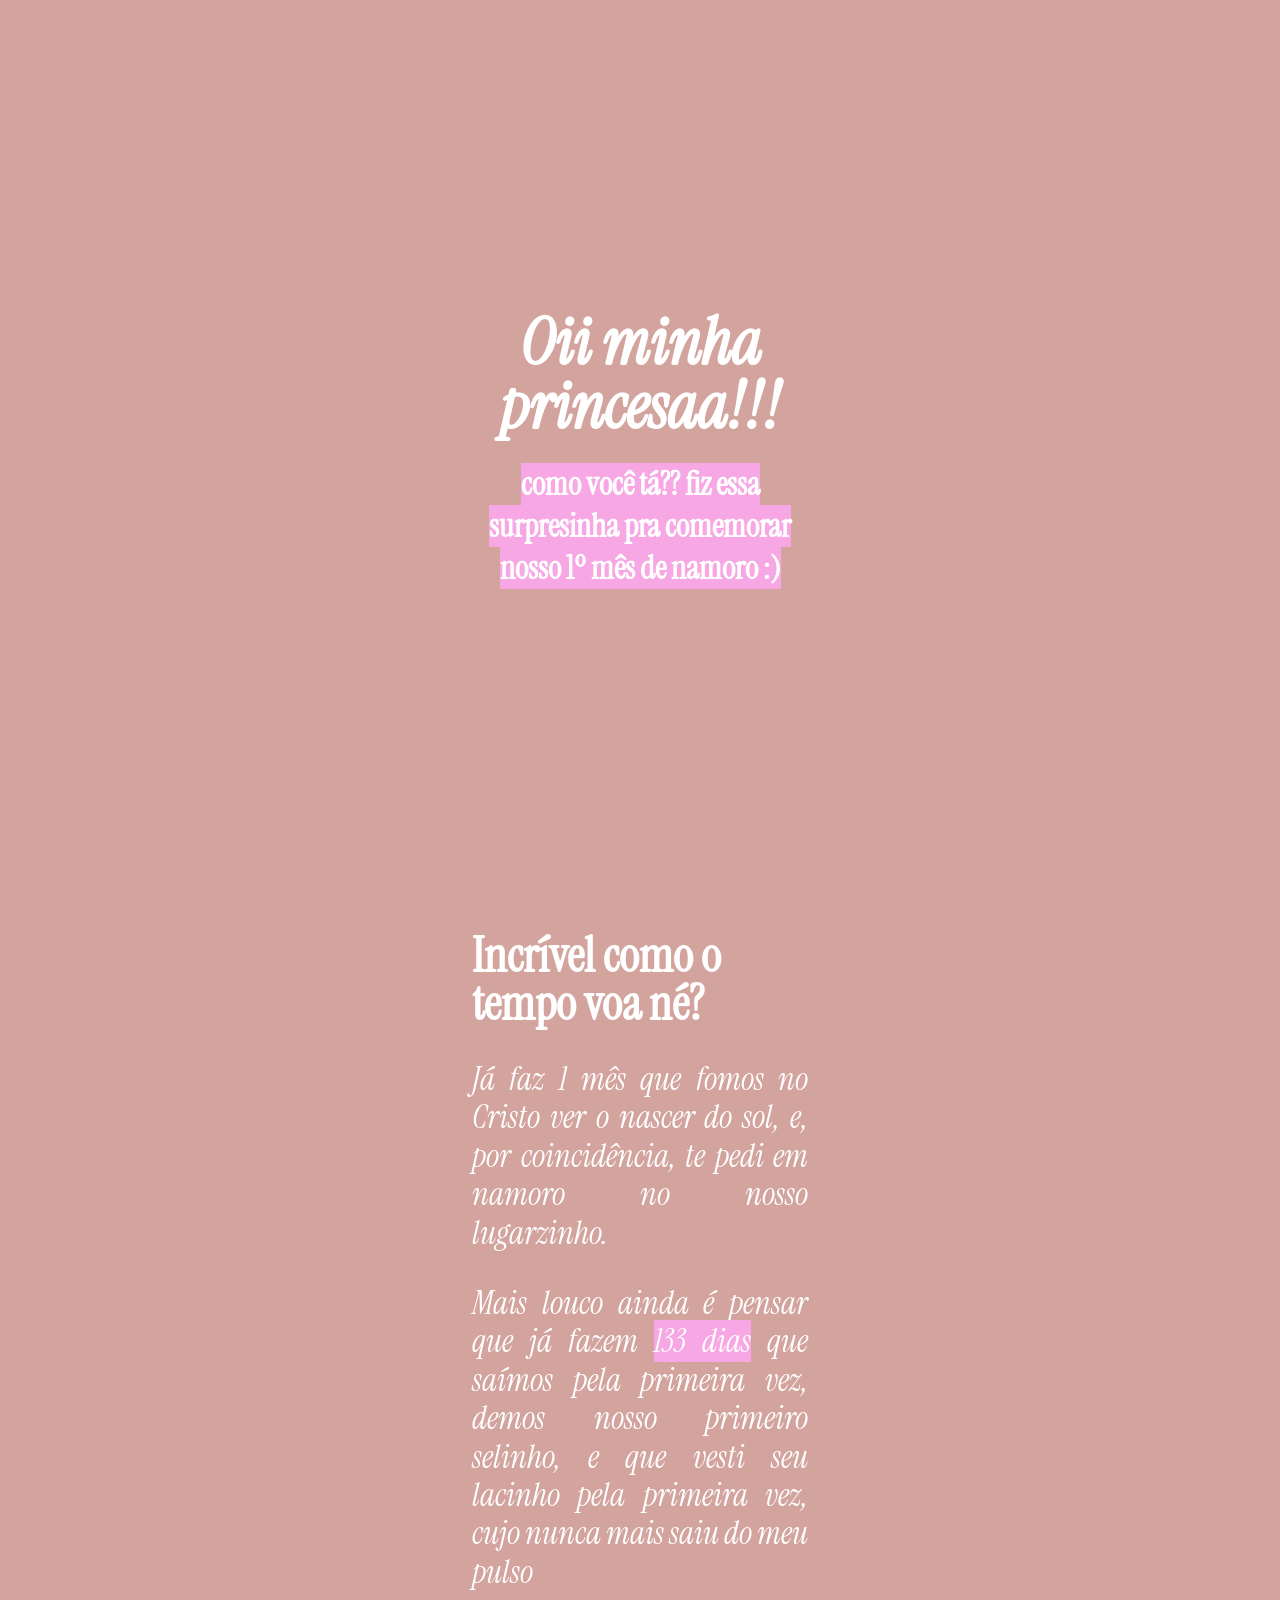
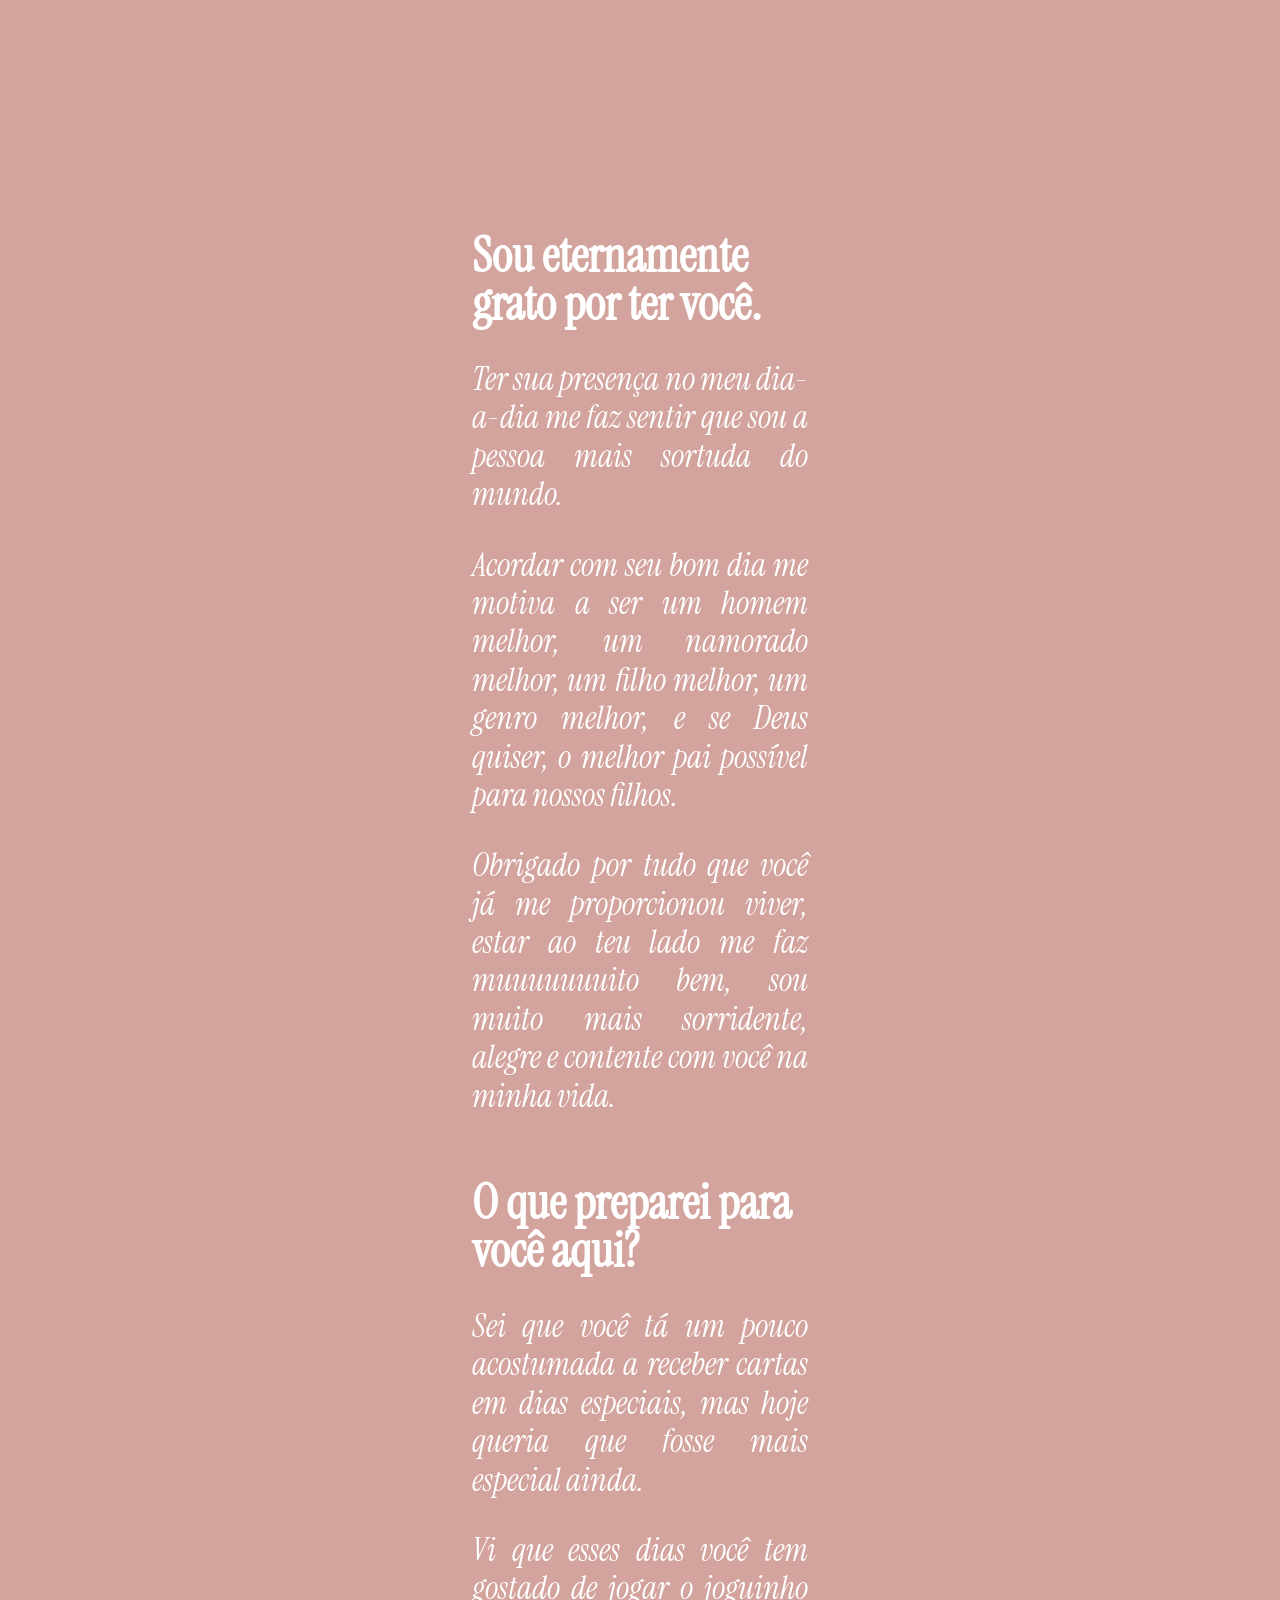
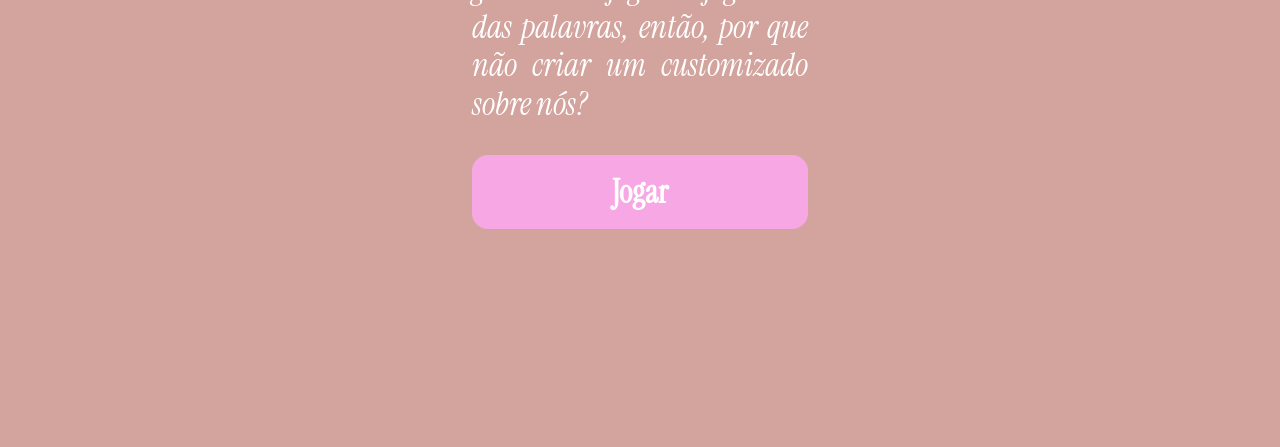
<file: index.html>
<!DOCTYPE html>
<html lang="pt-br">
<head>
  <meta charset="UTF-8">
  <meta name="viewport" content="width=device-width, initial-scale=1.0">
  <title>Feliz 1 mês de namoro!!!</title>
  <link rel="stylesheet" href="style.css">
</head>
<body>

  <section class="hero">
    <h1 class="hero-title">Oii minha <br>princesaa!!!</h1>
    <h2 class="hero-subtitle"><span>como você tá?? fiz essa surpresinha pra comemorar nosso 1º mês de namoro :)</span></h2>
  </section>
  
  <section class="text-section">
    <h1 class="title">Incrível como o tempo voa né?</h1>
    <p class="text">ㅤJá faz 1 mês que fomos no Cristo ver o nascer do sol, e, por coincidência, te pedi em namoro no nosso lugarzinho.</p>
    <p class="text">ㅤMais louco ainda é pensar que já fazem <span>133 dias</span> que saímos pela primeira vez, demos nosso primeiro selinho, e que vesti seu lacinho pela primeira vez, cujo nunca mais saiu do meu pulso</p>
  </section>

  <section class="text-section">
    <h1 class="title">Sou eternamente grato por ter você.</h1>
    <p class="text">ㅤTer sua presença no meu dia-a-dia me faz sentir que sou a pessoa mais sortuda do mundo.</p>
    <p class="text">ㅤAcordar com seu bom dia me motiva a ser um homem melhor, um namorado melhor, um filho melhor, um genro melhor, e se Deus quiser, o melhor pai possível para nossos filhos.</p>
    <p class="text">ㅤObrigado por tudo que você já me proporcionou viver, estar ao teu lado me faz muuuuuuuito bem, sou muito mais sorridente, alegre e contente com você na minha vida.</p>
  </section>

  <section class="game-introduction">
    <h1 class="title">O que preparei para você aqui?</h1>
    <p class="text">ㅤSei que você tá um pouco acostumada a receber cartas em dias especiais, mas hoje queria que fosse mais especial ainda.</p>
    <p class="text">Vi que esses dias você tem gostado de jogar o joguinho das palavras, então, por que não criar um customizado sobre nós?</p>

    <a href="game.html" target="_blank" class="btn">Jogar</a>
  </section>

</body>
</html>
</file>
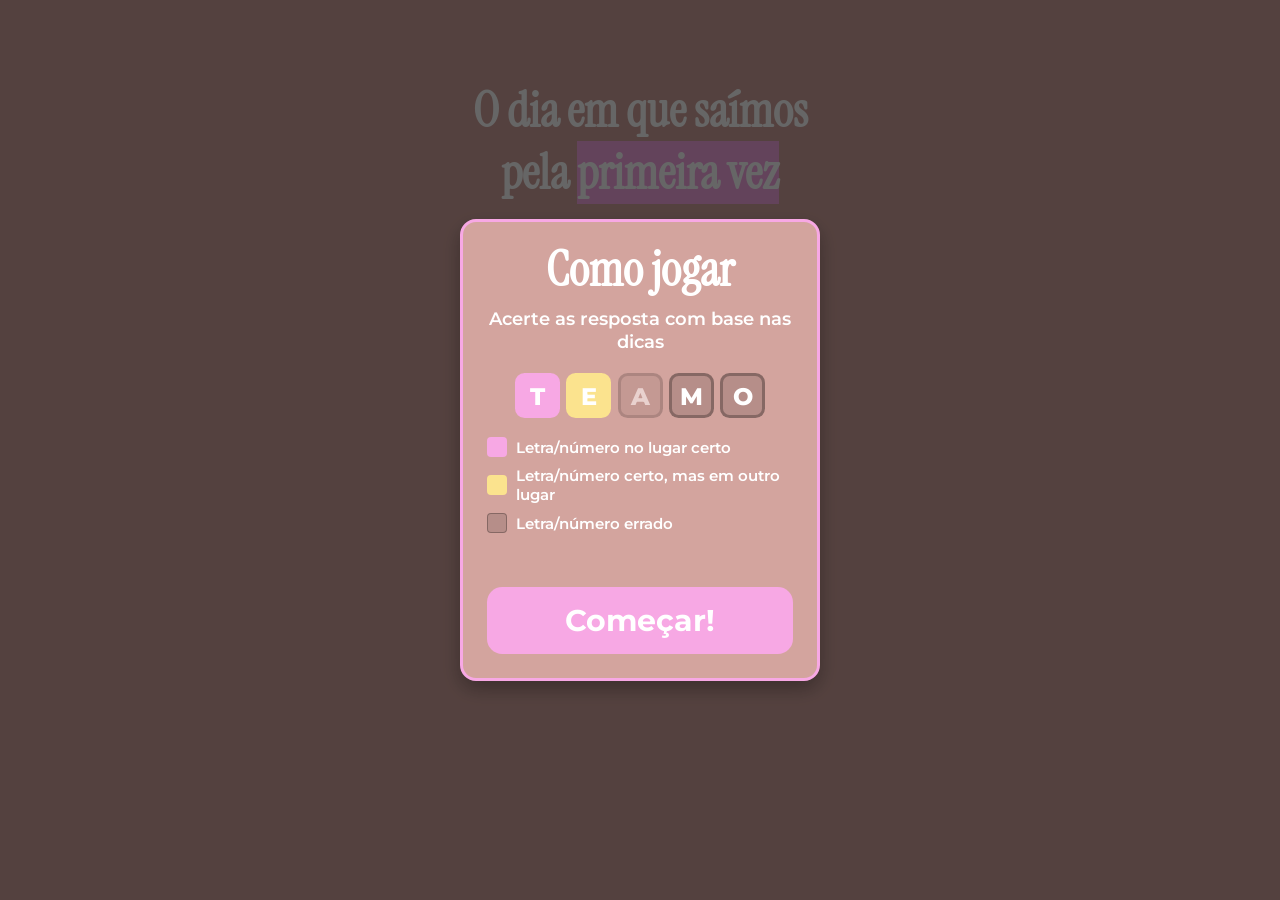
<file: game.html>
<!-- <!DOCTYPE html>
<html lang="pt-br">
<head>
  <meta charset="UTF-8">
  <meta name="viewport" content="width=device-width, initial-scale=1.0">
  <title>Jogo das letrinhas</title>
  <link rel="stylesheet" href="style.css">
  <link rel="stylesheet" href="game.css">
</head>
<body onload="renderWord()">

  <section class="game">
    <h1 id="tip" class="title"></h1>
    <div id="inputBox"></div>
    <button onclick="checkWord()" id="sendBtn" class="btn">Enviar</button>
    <p id="aviso"></p>
  </section>

  <script src="script.js"></script>

</body>
</html> -->

<!DOCTYPE html>
<html lang="pt-br">
<head>
  <meta charset="UTF-8">
  <meta name="viewport" content="width=device-width, initial-scale=1.0">
  <title>Jogo das letrinhas</title>
  <link rel="stylesheet" href="style.css">
  <link rel="stylesheet" href="game.css">
</head>
<body>

  <!-- Modal Tutorial -->
  <div id="modalTutorial" class="modal">
    <div class="modal-content">
      <h2 class="title">Como jogar</h2>
      <p class="tutorial-text">Acerte as resposta com base nas dicas</p>

      <div class="exemplo">
        <div class="box correct">T</div>
        <div class="box present">E</div>
        <div class="box absent">A</div>
        <div class="box">M</div>
        <div class="box">O</div>
      </div>

      <ul class="regras">
        <li><span class="legenda correct"></span> Letra/número no lugar certo</li>
        <li><span class="legenda present"></span> Letra/número certo, mas em outro lugar</li>
        <li><span class="legenda absent"></span> Letra/número errado</li>
      </ul>

      <button id="closeModalBtn" class="btn">Começar!</button>
    </div>
  </div>

  <section class="game">
    <h1 id="tip" class="title"></h1>
    <div id="inputBox"></div>
    <button id="sendBtn" class="btn">Enviar</button>
    <p id="aviso"></p>
  </section>

  <script src="script.js"></script>

</body>
</html>
</file>
<file: style.css>
@import url('https://fonts.googleapis.com/css2?family=Instrument+Serif:ital@0;1&family=Montserrat:ital,wght@0,100..900;1,100..900&display=swap');
*{
  padding: 0;
  margin: 0;
  box-sizing: border-box;
  font-family: 'instrument serif';
}

body{
  background-color: #d3a49e;
  color: #fff;
}

section{
  margin: auto;
  min-height: 100vh;
  width: 100%;
  max-width: 400px;
  padding: 2em;

  display: flex;
  flex-direction: column;
  align-items: center;
}

section.hero{
  justify-content: center;
  gap: 1.5em;

  & .hero-title{
    font-size: 4em;
    font-style: italic;
    line-height: 1em;
    text-align: center;
  }
  
  & .hero-subtitle{
    text-align: center;
    font-size: 2em;
  }
}

span{
  background-color: #f7a8e4;
}

section.text-section, section.game-introduction{
  gap: 2em;
}

.title{
  font-size: 3em;
  line-height: 1em;
}

.text{
  font-size: 2em;
  line-height: 1.2em;
  font-weight: 400;
  font-style: italic;
  text-align: justify;
}

.btn{
  width: 100%;
  height: auto;
  padding: .5em 0;

  text-align: center;
  text-decoration: none;
  font-weight: bold;
  font-size: 2em;

  background-color: #f7a8e4;
  color: #fff;
  border-radius: .5em;

  cursor: pointer;
  transition: background-color .2s;

  &:hover{
    background-color: #de7ac3;
  }

  &:active{
    background-color: #e783cd;
  }
}
</file>
<file: game.css>
#tip{
  margin-top: 1em;
  text-align: center;
  line-height: 1.3em;
}

#inputBox{
  margin-top: 2em;
  display: flex;
  gap: .5em;
}

.box{
  width: 100%;
  height: auto;
  aspect-ratio: 1;

  text-align: center;
  font-size: 2em;
  font-weight: 800;
  font-family: 'montserrat';

  color: #fff;
  background-color: #0002;
  border: 3px solid #0004;
  border-radius: .4em;

  transition: border-color .2s;

  &:focus{
    outline: none;
    border-color: #f7a8e4;
  }
}

#sendBtn, #closeModalBtn{
  margin-top: 1em;
  border: none;
  font-size: 1.9em;
  font-family: 'montserrat';
}

#aviso{
  font-size: 2em;
  margin-top: 1em;
}

/* Estados das respostas (Estilo Termo) */

.box.correct {
  background-color: #f7a8e4; /* Mesma cor da borda ao focar */
  border-color: #f7a8e4;
  color: #fff;
}

.box.present {
  background-color: #fbe38e; /* Amarelo pastel suave */
  border-color: #fbe38e;
  color: #fff;
}

.box.absent {
  background-color: #0002; /* Mantém o estilo original da caixa */
  border-color: #0004;
  color: #fff;
  opacity: 0.5; /* Suaviza a caixa para indicar que a letra não existe */
}

.box.fixed {
  background-color: transparent;
  border-color: transparent;
  color: #fff;
}

/* Modal de Tutorial */
.modal {
  position: fixed;
  top: 0;
  left: 0;
  width: 100%;
  height: 100%;
  background-color: rgba(0, 0, 0, 0.6);
  display: flex;
  justify-content: center;
  align-items: center;
  z-index: 1000;
  padding: 1em;
}

.modal-content {
  background-color: #d3a49e;
  border: 3px solid #f7a8e4;
  border-radius: 1em;
  padding: 1.5em;
  max-width: 360px;
  width: 100%;
  text-align: center;
  box-shadow: 0 8px 20px rgba(0, 0, 0, 0.3);
}

.tutorial-text {
  font-weight: 600;
  font-family: 'montserrat', sans-serif;
  font-size: 1.1em;
  margin-top: 0.8em;
  line-height: 1.3em;
}

.exemplo {
  display: flex;
  justify-content: center;
  gap: 0.4em;
  margin: 1.2em 0;
}

.exemplo .box {
  width: 45px;
  height: 45px;
  font-size: 1.5em;
  line-height: 42px;
}

.regras {
  list-style: none;
  font-family: 'montserrat', sans-serif;
  font-size: 0.95em;
  text-align: left;
  margin-bottom: 1.5em;
  display: flex;
  flex-direction: column;
  gap: 0.6em;
}

.regras li {
  display: flex;
  align-items: center;
  gap: 0.6em;
  font-weight: 600;
  font-family: 'montserrat';
}

.legenda {
  width: 20px;
  height: 20px;
  border-radius: 4px;
  flex-shrink: 0;
}

.legenda.correct { background-color: #f7a8e4; }
.legenda.present { background-color: #fbe38e; }
.legenda.absent { background-color: #0002; border: 1px solid #0004; }
</file>
